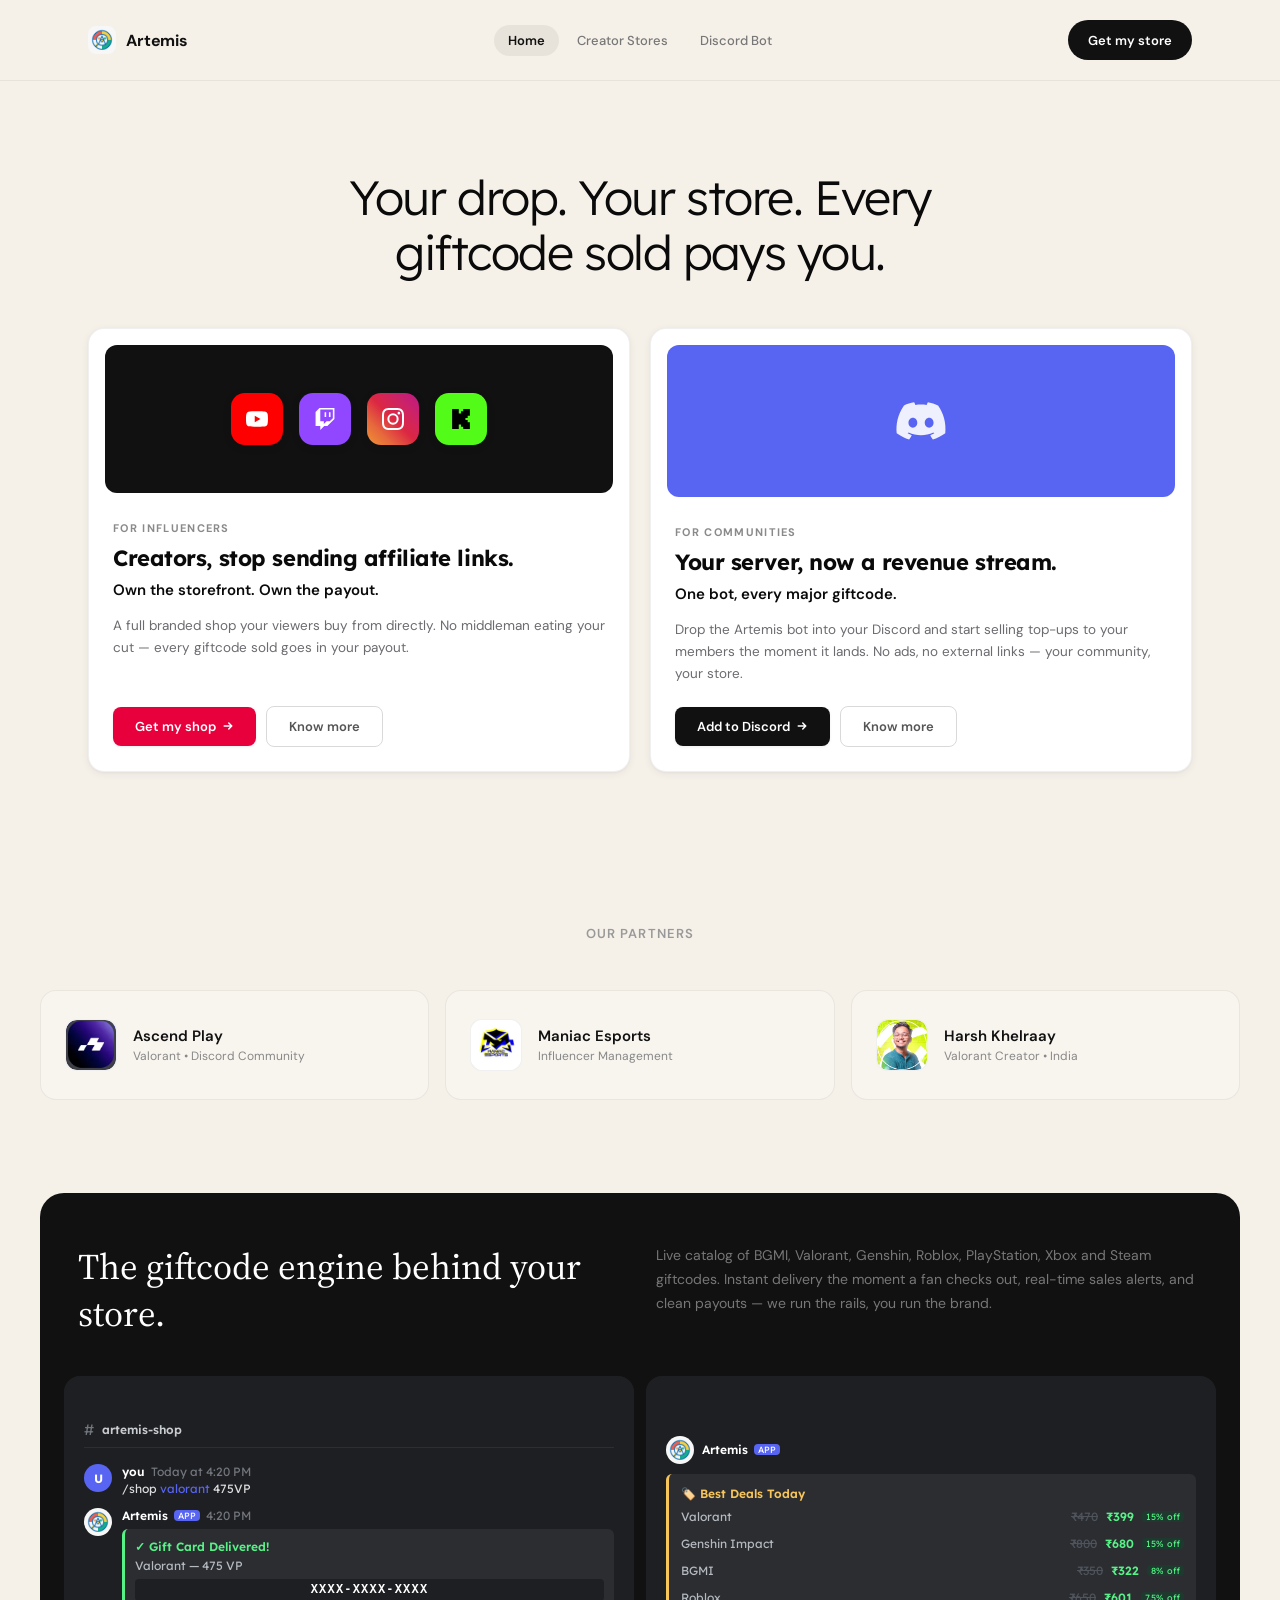
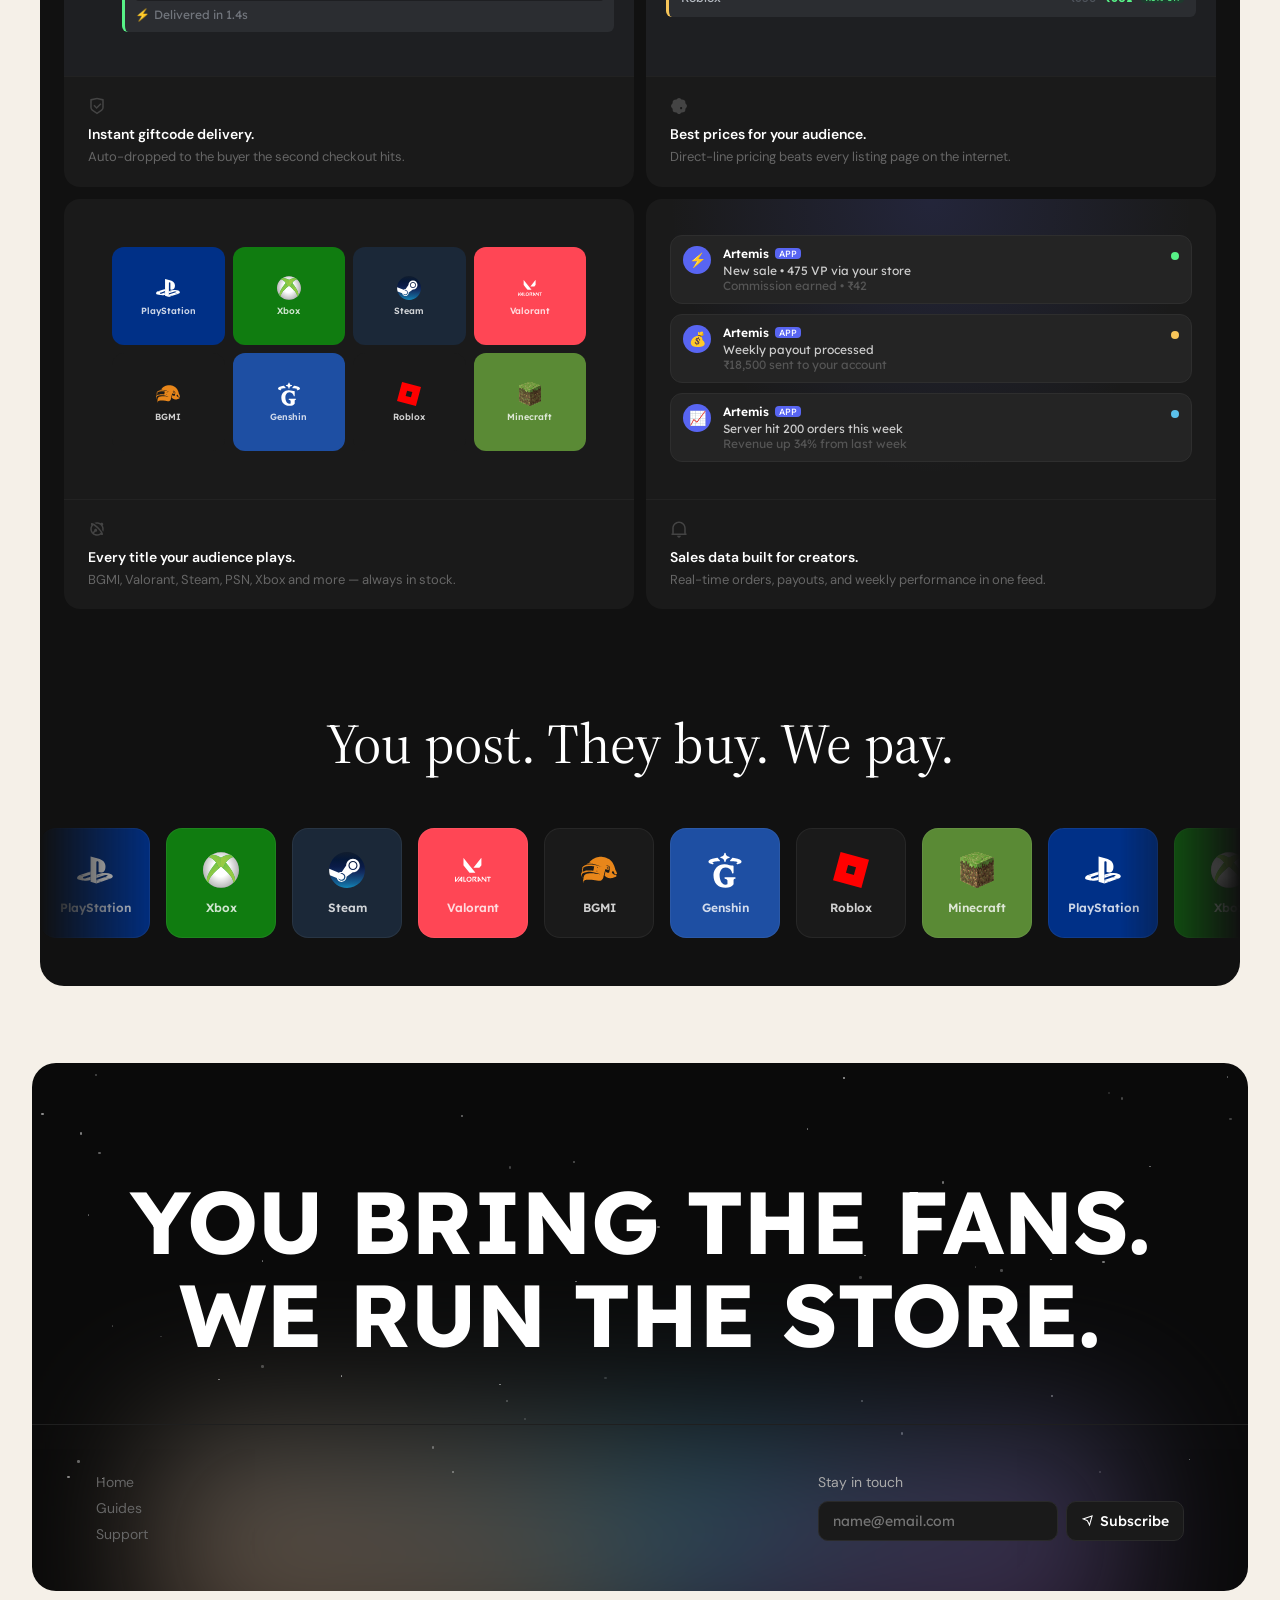
<file: index.html>
<!DOCTYPE html>
<html lang="en">
<head>
  <meta charset="utf-8"/>
  <meta name="viewport" content="width=device-width, initial-scale=1"/>
  <title>Artemis — Game Top-Up Engine</title>
  <link rel="preconnect" href="https://fonts.googleapis.com"/>
  <link rel="preconnect" href="https://fonts.gstatic.com" crossorigin/>
  <link href="https://fonts.googleapis.com/css2?family=DM+Sans:wght@400;500;600;700&family=Lexend:wght@400;500;600;700&family=Source+Serif+4:wght@300;400;600&display=swap" rel="stylesheet"/>
  <style>
    *, *::before, *::after { box-sizing: border-box; margin: 0; padding: 0; }
    html { scroll-behavior: smooth; -webkit-text-size-adjust: 100%; }
    body { font-family: 'Lexend', sans-serif; -webkit-font-smoothing: antialiased; -moz-osx-font-smoothing: grayscale; }
    img, svg, video { max-width: 100%; display: block; }
    button, input, select, textarea { font: inherit; color: inherit; }
    button { cursor: pointer; background: none; border: none; }
    ul, ol { list-style: none; }
    a { color: inherit; text-decoration: none; }

    /* ── CSS Variables ── */
    :root {
      --font-lexend: 'Lexend', sans-serif;
      --font-source-serif: 'Source Serif 4', serif;
      --font-dm-sans: 'DM Sans', sans-serif;
    }

    /* ── NAV ── */
    .cc-nav-root {
      z-index: 100;
      font-family: var(--font-dm-sans);
      position: fixed;
      top: 0; left: 0; right: 0;
    }
    .cc-nav-root .container {
      max-width: 1200px; margin: 0 auto; padding: 0 24px;
    }
    @media (min-width:768px) { .cc-nav-root .container { padding: 0 40px; } }
    @media (min-width:1024px) { .cc-nav-root .container { padding: 0 48px; } }

    .cc-nav-root .nav {
      background: #f5f0e8;
      border-bottom: 1px solid rgba(0,0,0,0.06);
      padding: 16px 0;
      backdrop-filter: blur(16px);
    }
    .cc-nav-spacer { height: 80px; }
    .cc-nav-root .nav-inner {
      display: grid;
      grid-template-columns: 1fr auto 1fr;
      align-items: center;
      height: 48px;
    }
    .cc-nav-root .nav-inner > .nav-links { justify-self: center; }
    .cc-nav-root .nav-right {
      justify-self: end;
      display: flex; align-items: center; gap: 8px;
    }
    @media (max-width:767px) {
      .cc-nav-root .nav-inner { grid-template-columns: 1fr auto; }
      .cc-nav-root .nav-right .nav-cta { display: none; }
    }
    .cc-nav-root .nav-brand {
      display: flex; align-items: center; gap: 10px; text-decoration: none;
    }
    .cc-nav-root .nav-brand-text {
      font-family: var(--font-dm-sans);
      color: #111; font-size: 16px; font-weight: 700; letter-spacing: -0.01em;
    }
    .cc-nav-root .nav-links {
      display: none; align-items: center; gap: 4px;
    }
    @media (min-width:768px) { .cc-nav-root .nav-links { display: flex; } }
    .cc-nav-root .nav-links a {
      color: #777; border-radius: 9999px;
      padding: 7px 14px; font-size: 13px; font-weight: 500;
      transition: color 0.2s, background 0.2s;
    }
    .cc-nav-root .nav-links a:hover { color: #111; background: rgba(0,0,0,0.06); }
    .cc-nav-root .nav-links a.active { color: #111; background: rgba(0,0,0,0.06); font-weight: 600; }
    .cc-nav-root .nav-cta {
      background: #111; height: 40px; color: #fff;
      border-radius: 9999px; font-size: 13px; font-weight: 600;
      font-family: var(--font-dm-sans);
      padding: 0 20px; display: inline-flex; align-items: center; justify-content: center;
      transition: background 0.2s, transform 0.2s;
    }
    .cc-nav-root .nav-cta:hover { background: #333; transform: translateY(-1px); }
    .cc-nav-root .nav-toggle {
      width: 40px; height: 40px; color: #111; border-radius: 8px;
      display: flex; align-items: center; justify-content: center;
    }
    @media (min-width:768px) { .cc-nav-root .nav-toggle { display: none; } }

    /* ── Mobile Menu ── */
    .mobile-menu {
      z-index: 200; backdrop-filter: blur(24px);
      background: rgba(10,10,15,0.97);
      flex-direction: column; padding: 24px;
      display: none; position: fixed; inset: 0;
    }
    .mobile-menu.is-open { display: flex; }
    .mobile-menu-header {
      display: flex; justify-content: space-between; align-items: center; margin-bottom: 48px;
    }
    .mobile-menu-close {
      width: 40px; height: 40px; color: #55555f; border-radius: 9999px;
      display: flex; align-items: center; justify-content: center;
    }
    .mobile-menu-links { display: flex; flex-direction: column; gap: 4px; }
    .mobile-menu-links a {
      color: #8a8a9a; border-radius: 12px; padding: 16px 20px;
      font-size: 20px; font-weight: 500; transition: color 0.2s, background 0.2s;
    }
    .mobile-menu-links a:hover { color: #f0f0f2; background: rgba(255,255,255,0.05); }
    .mobile-menu-links a.active { color: #f0f0f2; background: rgba(255,255,255,0.08); font-weight: 600; }
    .mobile-menu-cta {
      background: #111; height: 52px; color: #fff;
      border-radius: 9999px; font-size: 15px; font-weight: 600;
      font-family: var(--font-dm-sans);
      display: flex; align-items: center; justify-content: center; margin-top: auto;
    }

    /* ── Modal ── */
    .modal-overlay {
      z-index: 999; backdrop-filter: blur(6px);
      opacity: 0; visibility: hidden;
      transition: opacity 0.3s, visibility 0.3s;
      background: rgba(0,0,0,0.7);
      display: flex; align-items: center; justify-content: center;
      padding: 24px; position: fixed; inset: 0;
    }
    .modal-overlay.is-open { opacity: 1; visibility: visible; }
    .modal {
      background: #141419; border: 1px solid #222230;
      border-radius: 28px; width: 100%; max-width: 520px;
      padding: 40px; position: relative;
      transform: translateY(24px) scale(0.97);
      transition: transform 0.35s cubic-bezier(0.16,1,0.3,1);
      box-shadow: 0 24px 80px rgba(0,0,0,0.5);
    }
    .modal-overlay.is-open .modal { transform: translateY(0) scale(1); }
    @media (min-width:768px) { .modal { padding: 48px; } }
    .modal-close {
      width: 36px; height: 36px; color: #55555f; border-radius: 9999px;
      display: flex; align-items: center; justify-content: center;
      position: absolute; top: 16px; right: 16px;
      transition: background 0.15s, color 0.15s;
    }
    .modal-close:hover { color: #f0f0f2; background: rgba(255,255,255,0.06); }
    .modal-title {
      color: #f0f0f2; margin-bottom: 8px;
      font-family: 'DM Serif Display', Georgia, serif;
      font-size: 24px; font-weight: 400;
    }
    .modal-desc { color: #8a8a9a; margin-bottom: 32px; font-size: 14px; line-height: 1.65; }
    .modal-form { display: grid; gap: 16px; }
    .modal-form label { color: #f0f0f2; margin-bottom: 6px; font-size: 13px; font-weight: 600; display: block; }
    .modal-form input, .modal-form select {
      border: 1.5px solid #222230; border-radius: 12px;
      width: 100%; height: 48px; color: #f0f0f2;
      background: rgba(255,255,255,0.04); padding: 0 16px; font-size: 14px;
      appearance: none; transition: border-color 0.2s, background 0.2s;
    }
    .modal-form input::placeholder { color: #55555f; }
    .modal-form input:focus, .modal-form select:focus {
      border-color: #c6f135; background: #141419; outline: none;
    }
    .modal-form select {
      background-image: url("data:image/svg+xml,%3Csvg xmlns='http://www.w3.org/2000/svg' width='16' height='16' viewBox='0 0 24 24' fill='none' stroke='%239898AE' stroke-width='2'%3E%3Cpolyline points='6 9 12 15 18 9'/%3E%3C/svg%3E");
      background-position: right 14px center; background-repeat: no-repeat; padding-right: 40px;
      background-color: rgba(255,255,255,0.04);
    }
    .modal-submit {
      background: #c6f135; width: 100%; height: 52px; color: #0a0a0f;
      border-radius: 12px; font-size: 14px; font-weight: 600;
      display: flex; align-items: center; justify-content: center;
      margin-top: 8px; transition: background 0.2s, transform 0.2s;
      box-shadow: 0 0 20px rgba(198,241,53,0.15);
    }
    .modal-submit:hover { background: #d4f85a; transform: translateY(-1px); }
    .modal-note { text-align: center; color: #55555f; margin-top: 12px; font-size: 12px; }

    /* ── HERO SECTION ── */
    #home { background: #f5f0e8; }
    .hero-section {
      padding: clamp(56px, 7vw, 96px) 24px clamp(56px, 6vw, 80px);
      max-width: 1200px; margin: 0 auto;
    }
    @media (min-width:768px) { .hero-section { padding-left: 40px; padding-right: 40px; } }
    @media (min-width:1024px) { .hero-section { padding-left: 48px; padding-right: 48px; } }
    .hero-top {
      text-align: center;
      margin-bottom: clamp(32px, 4vw, 48px);
    }
    .hero-title {
      font-family: var(--font-lexend);
      font-weight: 300;
      font-size: clamp(2rem, 4.5vw, 3rem);
      line-height: 1.15;
      letter-spacing: -0.03em;
      color: #0a0a0a;
      max-width: 720px;
      margin: 0 auto;
    }
    .hero-tagline {
      font-size: 15px; line-height: 1.65;
      color: #8a8a8a; font-family: var(--font-dm-sans); font-weight: 400;
      max-width: 420px; margin: 16px auto 0;
    }


    /* ── FEATURES DARK CARD ── */
    #features {
      background: #f5f0e8;
      padding: clamp(48px, 6vw, 80px) 16px;
    }
    .features-card {
      background: #111; border-radius: 24px; overflow: hidden;
      max-width: 1200px; margin: 0 auto;
      transform: scale(0.9) translateY(56px);
      opacity: 0;
      transition: transform 0.8s cubic-bezier(0.22,1,0.36,1), opacity 0.8s ease-out;
    }
    .features-card.visible {
      transform: scale(1) translateY(0);
      opacity: 1;
    }
    .features-header {
      padding: clamp(32px,4vw,56px) clamp(20px,3vw,48px) clamp(24px,3vw,40px);
      display: grid; grid-template-columns: 1fr;
      gap: 24px; align-items: start;
    }
    @media (min-width:768px) { .features-header { grid-template-columns: 1fr 1fr; gap: 32px; } }
    .features-header h2 {
      font-family: var(--font-source-serif);
      font-weight: 400;
      font-size: clamp(1.5rem, 3.5vw, 2.25rem);
      line-height: 1.3; color: #fff;
    }
    .features-header-right { display: flex; flex-direction: column; gap: 16px; }
    .features-header-right p {
      font-size: 14px; line-height: 1.7; color: #777;
      font-family: var(--font-dm-sans);
    }
    .features-discord-btn {
      display: inline-flex; align-items: center; gap: 8px; align-self: flex-start;
      background: #5865F2; border: 1px solid #5865F2; color: #fff;
      padding: 10px 20px; border-radius: 100px;
      font-size: 13px; font-weight: 600; font-family: var(--font-dm-sans);
      transition: opacity 0.2s;
    }
    .features-discord-btn:hover { opacity: 0.8; }

    /* Feature grid */
    .features-grid {
      padding: 0 clamp(12px,2vw,24px) clamp(12px,2vw,24px);
      display: grid; grid-template-columns: 1fr; gap: 12px;
    }
    @media (min-width:768px) { .features-grid { grid-template-columns: 1fr 1fr; } }
    .feature-card {
      background: #1a1a1a; border-radius: 16px; overflow: hidden;
      display: flex; flex-direction: column;
    }
    .feature-card-visual { height: 300px; }
    .feature-card-info {
      padding: 20px 24px; border-top: 1px solid #222;
    }
    .feature-card-info svg { color: #444; margin-bottom: 10px; }
    .feature-card-info h3 {
      font-size: 14px; font-weight: 600; color: #fff;
      font-family: var(--font-dm-sans); margin-bottom: 4px;
    }
    .feature-card-info p {
      font-size: 13px; color: #666;
      font-family: var(--font-dm-sans); line-height: 1.5;
    }

    /* Discord chat mockup */
    .discord-mock {
      display: flex; flex-direction: column; justify-content: center;
      padding: 20px; gap: 12px; height: 100%;
      background: #1e1f22;
    }
    .discord-channel-bar {
      display: flex; align-items: center; gap: 8px;
      padding-bottom: 8px; margin-bottom: 4px;
      border-bottom: 1px solid #2e2e2e;
    }
    .discord-channel-bar .hash { color: #72767d; font-size: 15px; }
    .discord-channel-bar .name { color: #c8cbcf; font-size: 12px; font-weight: 600; }
    .discord-msg {
      display: flex; align-items: flex-start; gap: 10px;
    }
    .discord-avatar {
      width: 28px; height: 28px; border-radius: 50%;
      flex-shrink: 0; display: flex; align-items: center; justify-content: center;
      color: #fff; font-size: 12px; font-weight: 700;
    }
    .discord-avatar img {
      width: 100%; height: 100%; object-fit: cover; border-radius: 50%;
    }
    .discord-msg-meta { display: flex; align-items: center; gap: 6px; }
    .discord-msg-meta .user { color: #fff; font-size: 12px; font-weight: 600; }
    .discord-msg-meta .app-badge {
      background: #5865F2; color: #fff; font-size: 9px;
      padding: 0 4px; border-radius: 4px;
    }
    .discord-msg-meta .time { color: #72767d; font-size: 12px; }
    .discord-msg-text { color: #dcddde; font-size: 12px; margin-top: 2px; }
    .discord-msg-text .cmd { color: #5865F2; }

    /* Delivery embed */
    .discord-embed {
      border-radius: 6px; padding: 10px;
      background: #2b2d31; margin-top: 6px;
    }
    .discord-embed.success { border-left: 3px solid #57f287; }
    .discord-embed.warning { border-left: 3px solid #f7c559; }
    .discord-embed h4 { font-size: 12px; font-weight: 600; margin-bottom: 4px; }
    .discord-embed h4.green { color: #57f287; }
    .discord-embed h4.yellow { color: #f7c559; }
    .discord-embed p { font-size: 12px; color: #b5bac1; margin-bottom: 6px; }
    .discord-code {
      background: #1e1f22; color: #fff; border-radius: 4px;
      padding: 4px 8px; text-align: center;
      font-size: 12px; font-family: monospace; font-weight: 700;
      letter-spacing: 0.1em;
    }
    .discord-embed .speed {
      font-size: 12px; color: #72767d; margin-top: 6px;
      display: flex; align-items: center; gap: 4px;
    }

    /* Pricing embed */
    .pricing-mock {
      display: flex; flex-direction: column; justify-content: center;
      padding: 20px; height: 100%; background: #1e1f22;
    }
    .pricing-mock-header {
      display: flex; align-items: center; gap: 8px; margin-bottom: 10px;
    }
    .pricing-mock-header img { width: 28px; height: 28px; border-radius: 50%; object-fit: cover; }
    .pricing-embed {
      border-radius: 6px; padding: 12px;
      background: #2b2d31; border-left: 3px solid #f7c559;
    }
    .pricing-embed h4 { color: #f7c559; font-size: 12px; font-weight: 600; margin-bottom: 8px; }
    .pricing-row {
      display: flex; align-items: center; justify-content: space-between;
      margin-bottom: 6px;
    }
    .pricing-row:last-child { margin-bottom: 0; }
    .pricing-row .game { color: #b5bac1; font-size: 12px; }
    .pricing-row .prices { display: flex; align-items: center; gap: 8px; }
    .pricing-row .old { color: #4f545c; font-size: 12px; text-decoration: line-through; }
    .pricing-row .new { color: #57f287; font-size: 12px; font-weight: 600; }
    .pricing-row .badge {
      background: #1e3a2e; color: #57f287; font-size: 9px;
      padding: 0 4px; border-radius: 4px;
    }

    /* Game logos grid card */
    .logos-grid-card {
      display: grid; grid-template-columns: repeat(4, 1fr);
      gap: 8px; height: 100%; padding: 24px;
    }
    .logo-tile {
      border-radius: 12px;
      display: flex; flex-direction: column;
      align-items: center; justify-content: center; gap: 6px;
    }
    .logo-tile img { width: 24px; height: 24px; }
    .logo-tile span {
      color: #fff; font-size: 9px; font-weight: 600;
      line-height: 1; opacity: 0.8;
    }

    /* Notification feed card */
    .notif-feed {
      display: flex; flex-direction: column; align-items: center;
      justify-content: center; gap: 10px; padding: 24px 24px;
      position: relative; overflow: hidden; height: 100%;
    }
    .notif-feed::before {
      content: '';
      position: absolute; inset: 0;
      background: radial-gradient(ellipse at 50% 0%, rgba(88,101,242,0.15) 0%, transparent 65%);
    }
    .notif-item {
      position: relative; z-index: 10;
      width: 100%; border-radius: 12px;
      padding: 10px 12px;
      display: flex; align-items: flex-start; gap: 12px;
      background: #242424; border: 1px solid #2e2e2e;
    }
    .notif-icon {
      width: 28px; height: 28px; border-radius: 50%;
      display: flex; align-items: center; justify-content: center;
      flex-shrink: 0; font-size: 14px; background: #5865F2;
    }
    .notif-content { flex: 1; min-width: 0; }
    .notif-content .meta {
      display: flex; align-items: center; gap: 6px; margin-bottom: 2px;
    }
    .notif-content .meta .name { color: #fff; font-size: 12px; font-weight: 600; }
    .notif-content .meta .app-badge {
      background: #5865F2; color: #fff; font-size: 9px;
      padding: 0 4px; border-radius: 4px;
    }
    .notif-content .title { color: #ccc; font-size: 12px; overflow: hidden; text-overflow: ellipsis; white-space: nowrap; }
    .notif-content .sub { color: #555; font-size: 12px; }
    .notif-dot {
      width: 8px; height: 8px; border-radius: 50%; flex-shrink: 0; margin-top: 6px;
    }

    /* Features big quote */
    .features-quote {
      padding: clamp(48px,6vw,80px) clamp(20px,4vw,64px) clamp(32px,4vw,56px);
    }
    .features-quote p {
      font-size: clamp(1.8rem, 4.5vw, 3.5rem);
      font-family: var(--font-source-serif);
      font-weight: 400; color: #fff;
      line-height: 1.2; max-width: 800px;
      margin: 0 auto; text-align: center;
    }

    /* ── Marquee ── */
    .marquee-container {
      overflow: hidden; padding-bottom: 48px;
      mask-image: linear-gradient(to right, transparent, black 10%, black 90%, transparent);
      -webkit-mask-image: linear-gradient(to right, transparent, black 10%, black 90%, transparent);
    }
    .marquee-track {
      display: flex; gap: 16px; width: max-content;
      animation: scrollIcons 40s linear infinite;
      will-change: transform;
    }
    @keyframes scrollIcons {
      from { transform: translateX(0); }
      to { transform: translateX(-50%); }
    }
    .marquee-item {
      width: 110px; height: 110px; flex-shrink: 0;
      border-radius: 16px;
      display: flex; flex-direction: column;
      align-items: center; justify-content: center; gap: 12px;
      border: 1px solid rgba(255,255,255,0.06);
    }
    .marquee-item img { width: 36px; height: 36px; }
    .marquee-item span {
      color: #fff; font-size: 12px; font-weight: 600; opacity: 0.8;
    }

    /* ── PARTNERS ── */
    #partners {
      background: #f5f0e8;
      padding: clamp(48px, 6vw, 80px) 16px clamp(8px, 2vw, 16px);
    }
    .partners-inner {
      max-width: 1200px; margin: 0 auto;
    }
    .partners-header-text {
      text-align: center; margin-bottom: clamp(32px, 4vw, 48px);
    }
    .partners-header-text p {
      font-size: 13px; font-weight: 600; letter-spacing: 0.08em;
      text-transform: uppercase; color: #999;
      font-family: var(--font-dm-sans);
    }
    .partners-row {
      display: grid; grid-template-columns: 1fr;
      gap: 16px;
    }
    @media (min-width:768px) { .partners-row { grid-template-columns: repeat(3, 1fr); } }

    .partner-tile {
      background: #f8f4ee;
      border: 1px solid rgba(0,0,0,0.06);
      border-radius: 16px;
      padding: 28px 24px;
      display: flex; align-items: center; gap: 16px;
      transition: transform 0.3s cubic-bezier(0.22,1,0.36,1), box-shadow 0.3s;
    }
    .partner-tile:hover {
      transform: translateY(-3px);
      box-shadow: 0 8px 24px rgba(0,0,0,0.06);
    }
    .partner-tile-logo {
      width: 52px; height: 52px; border-radius: 12px;
      flex-shrink: 0; overflow: hidden;
      display: flex; align-items: center; justify-content: center;
      background: #fff;
      border: 1px solid rgba(0,0,0,0.06);
    }
    .partner-tile-logo img {
      width: 100%; height: 100%; object-fit: cover; border-radius: 11px;
    }
    .partner-tile-logo.initial {
      background: linear-gradient(135deg, #e8003d, #ff6b35);
      color: #fff; font-size: 20px; font-weight: 700;
      font-family: var(--font-dm-sans);
      border: none;
    }
    .partner-tile-info { flex: 1; min-width: 0; }
    .partner-tile-info .name {
      font-size: 15px; font-weight: 600; color: #111;
      font-family: var(--font-dm-sans);
    }
    .partner-tile-info .role {
      font-size: 12px; color: #888;
      font-family: var(--font-dm-sans); margin-top: 2px;
    }

    /* ── USE CASES ── */
    #use-cases {
      background: #f5f0e8;
      padding: clamp(48px, 6vw, 80px) 16px;
    }
    @media (min-width:768px) { #use-cases { padding: clamp(48px,6vw,80px) 32px; } }
    .use-cases-inner {
      max-width: 1200px; margin: 0 auto;
    }
    .use-cases-header {
      margin-bottom: clamp(32px, 4vw, 56px);
    }
    .use-cases-header h2 {
      font-family: var(--font-source-serif);
      font-weight: 400; color: #111;
      font-size: clamp(1.5rem, 3.5vw, 2.25rem);
      line-height: 1.2;
    }
    .use-cases-header p {
      color: #888; font-size: 15px; line-height: 1.7;
      font-family: var(--font-dm-sans);
      margin-top: 12px; max-width: 480px;
    }

    .use-cases-grid {
      display: grid; grid-template-columns: 1fr; gap: 20px;
    }
    @media (min-width:768px) { .use-cases-grid { grid-template-columns: repeat(2, 1fr); } }

    .use-case-card {
      background: #fff; border-radius: 16px;
      border: 1px solid rgba(0,0,0,0.06);
      overflow: hidden; display: flex; flex-direction: column;
      box-shadow: 0 2px 8px rgba(50,50,70,0.06), 0 1px 3px rgba(0,0,0,0.04);
      transition: transform 0.35s cubic-bezier(0.22,1,0.36,1), box-shadow 0.35s ease;
    }
    .use-case-card:hover {
      transform: translateY(-4px);
      box-shadow: 0 12px 32px rgba(50,50,70,0.1), 0 4px 12px rgba(0,0,0,0.06);
    }

    /* Discord UI mockup inside use case cards */
    .uc-icon-visual {
      display: flex; align-items: center; justify-content: center;
      padding: clamp(32px, 4vw, 48px) 24px;
      background: #111;
      border-radius: 12px;
      margin: 16px 16px 0;
    }
    .uc-icon-row {
      display: flex; align-items: center; gap: 16px;
      flex-wrap: wrap; justify-content: center;
    }
    .uc-platform-icon {
      width: 52px; height: 52px; border-radius: 14px;
      display: flex; align-items: center; justify-content: center;
      box-shadow: 0 2px 8px rgba(0,0,0,0.1);
      transition: transform 0.25s ease;
    }
    .uc-platform-icon:hover { transform: translateY(-2px); }
    .uc-discord-mock {
      background: #1e1f22; border-radius: 10px;
      margin: 16px 16px 0; overflow: hidden;
    }
    .uc-discord-header {
      display: flex; align-items: center; gap: 8px;
      padding: 10px 12px;
      border-bottom: 1px solid #2a2a2e;
    }
    .uc-discord-header .hash { color: #72767d; font-size: 14px; }
    .uc-discord-header .channel-name { color: #96989d; font-size: 11px; font-weight: 600; }
    .uc-discord-body { padding: 10px 12px; }
    .uc-discord-body .msg {
      display: flex; align-items: flex-start; gap: 8px; margin-bottom: 8px;
    }
    .uc-discord-body .msg:last-child { margin-bottom: 0; }
    .uc-discord-body .msg .av {
      width: 24px; height: 24px; border-radius: 50%; flex-shrink: 0;
      display: flex; align-items: center; justify-content: center;
      font-size: 10px; font-weight: 700; color: #fff;
    }
    .uc-discord-body .msg .av img {
      width: 100%; height: 100%; object-fit: cover; border-radius: 50%;
    }
    .uc-discord-body .msg .text { font-size: 10px; color: #b5bac1; line-height: 1.5; }
    .uc-discord-body .msg .text .user-name { color: #fff; font-weight: 600; }
    .uc-discord-body .msg .text .app-badge {
      background: #5865F2; color: #fff; font-size: 8px;
      padding: 0 3px; border-radius: 3px; vertical-align: middle;
    }
    .uc-discord-body .mini-embed {
      background: #2b2d31; border-radius: 4px; padding: 6px 8px;
      margin-top: 4px;
    }
    .uc-discord-body .mini-embed p { font-size: 9px; color: #96989d; line-height: 1.4; }
    .uc-discord-body .mini-embed .highlight { color: #57f287; }
    .uc-discord-body .mini-embed .code-block {
      background: #1e1f22; color: #fff; border-radius: 3px;
      padding: 3px 6px; font-family: monospace; font-size: 9px;
      font-weight: 700; letter-spacing: 0.08em; margin-top: 4px;
      text-align: center;
    }
    .uc-discord-footer {
      padding: 8px 12px; border-top: 1px solid #2a2a2e;
      display: flex; align-items: center; gap: 4px; flex-wrap: wrap;
    }
    .uc-discord-footer .tag {
      background: rgba(255,255,255,0.07); color: #ccc;
      font-size: 8.5px; padding: 2px 5px; border-radius: 3px;
    }
    .uc-discord-footer .stat {
      color: #6d6f78; font-size: 8.5px;
      display: flex; align-items: center; gap: 3px;
    }

    .uc-card-info {
      padding: 28px 24px 24px;
      display: flex; flex-direction: column; flex: 1;
    }
    .uc-card-info .label {
      font-size: 11px; font-weight: 700; letter-spacing: 0.12em;
      text-transform: uppercase; color: #8a8a8a;
      font-family: var(--font-dm-sans);
      margin-bottom: 10px;
    }
    .uc-card-info h3 {
      font-size: 22px; font-weight: 700; color: #0a0a0a;
      font-family: var(--font-lexend); line-height: 1.22;
      letter-spacing: -0.02em;
      margin-bottom: 8px;
    }
    .uc-card-info .subtitle {
      font-size: 15px; font-weight: 600; color: #0a0a0a;
      font-family: var(--font-dm-sans); line-height: 1.4;
      margin-bottom: 14px;
    }
    .uc-card-info .desc {
      font-size: 13.5px; line-height: 1.65; color: #6b6b70;
      font-family: var(--font-dm-sans);
    }
    .uc-card-info .cta-area {
      margin-top: auto; padding-top: 20px;
      display: flex; align-items: center; gap: 10px; flex-wrap: wrap;
    }
    .uc-cta-btn {
      display: inline-flex; align-items: center; gap: 6px;
      padding: 11px 22px; border-radius: 8px;
      font-size: 13px; font-weight: 600; font-family: var(--font-dm-sans);
      box-shadow: 0 1px 3px rgba(50,50,70,0.08);
      transition: opacity 0.2s;
    }
    .uc-cta-btn:hover { opacity: 0.8; }
    .uc-cta-btn.red { background: #e8003d; color: #fff; }
    .uc-cta-btn.dark { background: #111; color: #fff; }
    .uc-cta-btn.ghost {
      background: transparent; color: #555;
      border: 1px solid rgba(0,0,0,0.15);
      box-shadow: none;
    }
    .uc-cta-btn.ghost:hover { background: rgba(0,0,0,0.04); color: #333; }
    .uc-cta-btn.disabled {
      background: #f3f0eb; color: #bbb; cursor: not-allowed; border: 1px solid #e8e4de;
    }

    /* ── FOOTER ── */
    .footer-wrapper {
      background: #f5f0e8;
      padding: 0 clamp(16px,3vw,32px) clamp(16px,2vw,32px);
    }
    .site-footer {
      background: #0a0a0a; border-radius: 24px;
      overflow: hidden; position: relative;
    }
    .stars-bg {
      position: absolute; inset: 0; pointer-events: none;
    }
    .star {
      position: absolute; border-radius: 50%; background: #fff;
    }
    .shooting-stars {
      position: absolute; inset: 0; pointer-events: none; overflow: hidden;
    }
    .shooting-star {
      position: absolute;
      width: 120px; height: 1.5px;
      background: linear-gradient(90deg, transparent, rgba(255,255,255,0.7), transparent);
      transform: rotate(35deg);
      animation: shoot 3.5s ease-in-out infinite;
      opacity: 0;
    }
    @keyframes shoot {
      0% { opacity: 0; transform: rotate(35deg) translateX(-100px); }
      10% { opacity: 1; }
      30% { opacity: 1; }
      50% { opacity: 0; transform: rotate(35deg) translateX(300px); }
      100% { opacity: 0; }
    }
    .footer-hero {
      position: relative; z-index: 10;
      width: 100%; padding: 80px 0 48px;
      text-align: center;
    }
    @media (min-width:768px) { .footer-hero { padding: 112px 0 64px; } }
    .footer-hero p {
      font-size: clamp(2.4rem, 8vw, 5.5rem);
      line-height: 1.05; color: #fff;
      font-weight: 700; letter-spacing: -0.01em;
      font-family: var(--font-lexend);
      text-transform: uppercase;
    }
    .footer-glow {
      position: absolute; bottom: 0; left: 50%;
      width: 80%; height: 240px;
      background: conic-gradient(from 200deg at 50% 100%, #ff6b35 0%, #f7c59f 20%, #5bc0eb 50%, #9b59b6 70%, #ff4655 90%, #ff6b35 100%);
      filter: blur(70px); opacity: 0.35;
      transform: translate(-50%, 30%);
      pointer-events: none;
    }
    .footer-bottom {
      position: relative; z-index: 10;
      padding: 32px 32px;
      border-top: 1px solid #1f1f1f;
      display: flex; flex-wrap: wrap;
      align-items: flex-start; justify-content: space-between; gap: 24px;
    }
    @media (min-width:768px) { .footer-bottom { padding: 48px 64px; } }
    .footer-nav { display: flex; flex-direction: column; gap: 8px; }
    .footer-nav a {
      color: #666; font-size: 13px; font-family: var(--font-dm-sans);
      transition: color 0.2s;
    }
    @media (min-width:768px) { .footer-nav a { font-size: 14px; } }
    .footer-nav a:hover { color: #aaa; }
    .footer-subscribe { display: flex; flex-direction: column; gap: 10px; }
    .footer-subscribe .label {
      color: #aaa; margin: 0; font-family: var(--font-dm-sans); font-size: 13px;
    }
    @media (min-width:768px) { .footer-subscribe .label { font-size: 14px; } }
    .footer-subscribe-form {
      display: flex; flex-direction: column; gap: 8px;
    }
    @media (min-width:640px) { .footer-subscribe-form { flex-direction: row; align-items: center; } }
    .footer-subscribe-form input {
      background: #1a1a1a; border: 1px solid #2a2a2a;
      color: #fff; border-radius: 10px; padding: 10px 14px;
      outline: none; font-size: 13px;
      width: 100%;
    }
    @media (min-width:640px) { .footer-subscribe-form input { width: 200px; } }
    @media (min-width:768px) { .footer-subscribe-form input { width: 240px; font-size: 14px; } }
    .footer-subscribe-form button {
      display: flex; align-items: center; justify-content: center; gap: 6px;
      background: #1a1a1a; border: 1px solid #2a2a2a;
      color: #fff; border-radius: 10px; padding: 10px 14px;
      font-weight: 500; font-size: 13px; cursor: pointer;
    }
    @media (min-width:768px) { .footer-subscribe-form button { font-size: 14px; } }

    /* ── Utility ── */
    .flex { display: flex; }
    .items-center { align-items: center; }
    .gap-1 { gap: 4px; }
    .gap-1\\.5 { gap: 6px; }
    .gap-2 { gap: 8px; }
    .text-center { text-align: center; }
  </style>
</head>
<body>
  <!-- ── NAV ── -->
  <div class="cc-nav-root">
    <nav class="nav" role="navigation" aria-label="Main navigation">
      <div class="container">
        <div class="nav-inner">
          <a class="nav-brand" href="#">
            <img src="artemis-logo.jpeg" alt="Artemis" style="width:28px;height:28px;border-radius:8px;object-fit:cover"/>
            <span class="nav-brand-text">Artemis</span>
          </a>
          <div class="nav-links">
            <a class="active" href="/valorant-landing-clone/">Home</a>
            <a href="/valorant-landing-clone/creator-stores/">Creator Stores</a>
            <a href="/valorant-landing-clone/discord-bot/">Discord Bot</a>
          </div>
          <div class="nav-right">
            <button class="nav-cta" onclick="document.querySelector('.modal-overlay').classList.add('is-open')">Get my store</button>
            <button class="nav-toggle" aria-label="Open menu" onclick="document.querySelector('.mobile-menu').classList.add('is-open')">
              <svg width="22" height="22" viewBox="0 0 24 24" fill="none" stroke="currentColor" stroke-width="2" stroke-linecap="round"><line x1="3" y1="6" x2="21" y2="6"/><line x1="3" y1="12" x2="21" y2="12"/><line x1="3" y1="18" x2="21" y2="18"/></svg>
            </button>
          </div>
        </div>
      </div>
    </nav>

    <!-- Mobile menu -->
    <div class="mobile-menu">
      <div class="mobile-menu-header">
        <a class="nav-brand" href="#"><img src="artemis-logo.jpeg" alt="Artemis" style="width:28px;height:28px;border-radius:8px;object-fit:cover;"/><span class="nav-brand-text" style="color:#f0f0f2">Artemis</span></a>
        <button class="mobile-menu-close" aria-label="Close menu" onclick="document.querySelector('.mobile-menu').classList.remove('is-open')">
          <svg width="24" height="24" viewBox="0 0 24 24" fill="none" stroke="currentColor" stroke-width="2" stroke-linecap="round"><line x1="18" y1="6" x2="6" y2="18"/><line x1="6" y1="6" x2="18" y2="18"/></svg>
        </button>
      </div>
      <div class="mobile-menu-links">
        <a class="active" href="/valorant-landing-clone/">Home</a>
        <a href="/valorant-landing-clone/creator-stores/">Creator Stores</a>
        <a href="/valorant-landing-clone/discord-bot/">Discord Bot</a>
      </div>
      <button class="mobile-menu-cta" onclick="document.querySelector('.modal-overlay').classList.add('is-open'); document.querySelector('.mobile-menu').classList.remove('is-open')">Get my store</button>
    </div>

    <!-- Modal -->
    <div class="modal-overlay" onclick="if(event.target===this)this.classList.remove('is-open')">
      <div class="modal" role="dialog" aria-labelledby="cc-modal-title" aria-modal="true">
        <button class="modal-close" aria-label="Close" onclick="document.querySelector('.modal-overlay').classList.remove('is-open')">
          <svg width="20" height="20" viewBox="0 0 24 24" fill="none" stroke="currentColor" stroke-width="2" stroke-linecap="round" stroke-linejoin="round"><line x1="18" y1="6" x2="6" y2="18"/><line x1="6" y1="6" x2="18" y2="18"/></svg>
        </button>
        <h3 class="modal-title" id="cc-modal-title">Get on the roster.</h3>
        <p class="modal-desc">Creator, clan lead or community owner &mdash; leave your details and the Artemis team will reach out within 48 hours.</p>
        <form class="modal-form" onsubmit="event.preventDefault()">
          <div>
            <label for="cc-m-email">Email</label>
            <input id="cc-m-email" type="email" placeholder="you@example.com" autocomplete="email" required/>
          </div>
          <div>
            <label for="cc-m-link">Channel / Server link</label>
            <input id="cc-m-link" type="url" placeholder="twitch.tv/you, discord.gg/yours, etc." autocomplete="url"/>
          </div>
          <div>
            <label for="cc-m-platform">Platform</label>
            <select id="cc-m-platform">
              <option value="" disabled selected>How would you like to partner?</option>
              <option>Influencer Store (I create content)</option>
              <option>Discord Community (I run a server)</option>
              <option>Esports Organization</option>
              <option>Other</option>
            </select>
          </div>
          <button type="submit" class="modal-submit">Count me in</button>
          <p class="modal-note">Takes 10 seconds. We'll never spam you.</p>
        </form>
      </div>
    </div>
  </div>

  <main style="font-family:var(--font-lexend)">
    <div class="cc-nav-spacer"></div>

    <!-- ── HERO ── -->
    <section id="home">
      <div class="hero-section">
        <div class="hero-top">
          <h1 class="hero-title">Your drop. Your store. Every giftcode sold pays you.</h1>
        </div>

        <div class="use-cases-grid">
          <!-- Persona 1: Influencer Store -->
          <div class="use-case-card">
            <div class="uc-icon-visual">
              <div class="uc-icon-row">
                <div class="uc-platform-icon" style="background:#FF0000">
                  <svg viewBox="0 0 24 24" fill="#fff" width="22" height="22"><path d="M23.498 6.186a3.016 3.016 0 0 0-2.122-2.136C19.505 3.545 12 3.545 12 3.545s-7.505 0-9.377.505A3.017 3.017 0 0 0 .502 6.186C0 8.07 0 12 0 12s0 3.93.502 5.814a3.016 3.016 0 0 0 2.122 2.136c1.871.505 9.376.505 9.376.505s7.505 0 9.377-.505a3.015 3.015 0 0 0 2.122-2.136C24 15.93 24 12 24 12s0-3.93-.502-5.814zM9.545 15.568V8.432L15.818 12l-6.273 3.568z"/></svg>
                </div>
                <div class="uc-platform-icon" style="background:#9146FF">
                  <svg viewBox="0 0 24 24" fill="#fff" width="22" height="22"><path d="M11.571 4.714h1.715v5.143H11.57zm4.715 0H18v5.143h-1.714zM6 0L1.714 4.286v15.428h5.143V24l4.286-4.286h3.428L22.286 12V0zm14.571 11.143l-3.428 3.428h-3.429l-3 3v-3H6.857V1.714h13.714Z"/></svg>
                </div>
                <div class="uc-platform-icon" style="background:linear-gradient(45deg, #f09433, #e6683c, #dc2743, #cc2366, #bc1888)">
                  <svg viewBox="0 0 24 24" fill="#fff" width="22" height="22"><path d="M12 2.163c3.204 0 3.584.012 4.85.07 3.252.148 4.771 1.691 4.919 4.919.058 1.265.069 1.645.069 4.849 0 3.205-.012 3.584-.069 4.849-.149 3.225-1.664 4.771-4.919 4.919-1.266.058-1.644.07-4.85.07-3.204 0-3.584-.012-4.849-.07-3.26-.149-4.771-1.699-4.919-4.92-.058-1.265-.07-1.644-.07-4.849 0-3.204.013-3.583.07-4.849.149-3.227 1.664-4.771 4.919-4.919 1.266-.057 1.645-.069 4.849-.069zM12 0C8.741 0 8.333.014 7.053.072 2.695.272.273 2.69.073 7.052.014 8.333 0 8.741 0 12c0 3.259.014 3.668.072 4.948.2 4.358 2.618 6.78 6.98 6.98C8.333 23.986 8.741 24 12 24c3.259 0 3.668-.014 4.948-.072 4.354-.2 6.782-2.618 6.979-6.98.059-1.28.073-1.689.073-4.948 0-3.259-.014-3.667-.072-4.947-.196-4.354-2.617-6.78-6.979-6.98C15.668.014 15.259 0 12 0zm0 5.838a6.162 6.162 0 1 0 0 12.324 6.162 6.162 0 0 0 0-12.324zM12 16a4 4 0 1 1 0-8 4 4 0 0 1 0 8zm6.406-11.845a1.44 1.44 0 1 0 0 2.881 1.44 1.44 0 0 0 0-2.881z"/></svg>
                </div>
                <div class="uc-platform-icon" style="background:#53FC18">
                  <svg viewBox="0 0 24 24" fill="#000" width="20" height="20"><path d="M1.333 0h8v5.333H12V2.667h2.667V0h8v8H20v2.667h-2.667v2.666H20V16h2.667v8h-8v-2.667H12v-2.666H9.333V24h-8Z"/></svg>
                </div>
              </div>
            </div>
            <div class="uc-card-info">
              <span class="label">For Influencers</span>
              <h3>Creators, stop sending affiliate links.</h3>
              <p class="subtitle">Own the storefront. Own the payout.</p>
              <p class="desc">A full branded shop your viewers buy from directly. No middleman eating your cut &mdash; every giftcode sold goes in your payout.</p>
              <div class="cta-area">
                <a href="#" class="uc-cta-btn red" onclick="document.querySelector('.modal-overlay').classList.add('is-open');return false">
                  Get my shop
                  <svg viewBox="0 0 16 16" fill="none" stroke="currentColor" stroke-width="2" stroke-linecap="round" stroke-linejoin="round" width="12" height="12"><path d="M3 8h10M9 4l4 4-4 4"/></svg>
                </a>
                <a href="#" class="uc-cta-btn ghost">Know more</a>
              </div>
            </div>
          </div>

          <!-- Persona 2: Discord Community -->
          <div class="use-case-card">
            <div class="uc-icon-visual" style="background:#5865F2">
              <svg viewBox="0 0 24 24" fill="rgba(255,255,255,0.9)" width="56" height="56"><path d="M19.3034 5.33716C17.9344 4.71103 16.4805 4.2547 14.9629 4C14.7719 4.32899 14.5596 4.77471 14.411 5.12492C12.7969 4.89144 11.1944 4.89144 9.60255 5.12492C9.45397 4.77471 9.2311 4.32899 9.05068 4C7.52251 4.2547 6.06861 4.71103 4.70915 5.33716C1.96053 9.39111 1.21766 13.3495 1.5891 17.2549C3.41443 18.5815 5.17612 19.388 6.90701 19.9187C7.33151 19.3456 7.71356 18.73 8.04255 18.0827C7.41641 17.8492 6.82211 17.5627 6.24904 17.2231C6.39762 17.117 6.5462 17.0003 6.68416 16.8835C10.1438 18.4648 13.8911 18.4648 17.3082 16.8835C17.4568 17.0003 17.5948 17.117 17.7434 17.2231C17.1703 17.5627 16.576 17.8492 15.9499 18.0827C16.2789 18.73 16.6609 19.3456 17.0854 19.9187C18.8152 19.388 20.5875 18.5815 22.4033 17.2549C22.8596 12.7341 21.6806 8.80747 19.3034 5.33716ZM8.5201 14.8459C7.48007 14.8459 6.63107 13.9014 6.63107 12.7447C6.63107 11.5879 7.45884 10.6434 8.5201 10.6434C9.57071 10.6434 10.4303 11.5879 10.4091 12.7447C10.4091 13.9014 9.57071 14.8459 8.5201 14.8459ZM15.4936 14.8459C14.4535 14.8459 13.6034 13.9014 13.6034 12.7447C13.6034 11.5879 14.4323 10.6434 15.4936 10.6434C16.5442 10.6434 17.4038 11.5879 17.3825 12.7447C17.3825 13.9014 16.5548 14.8459 15.4936 14.8459Z"/></svg>
            </div>
            <div class="uc-card-info">
              <span class="label">For Communities</span>
              <h3>Your server, now a revenue stream.</h3>
              <p class="subtitle">One bot, every major giftcode.</p>
              <p class="desc">Drop the Artemis bot into your Discord and start selling top-ups to your members the moment it lands. No ads, no external links &mdash; your community, your store.</p>
              <div class="cta-area">
                <a href="#" class="uc-cta-btn dark">
                  Add to Discord
                  <svg viewBox="0 0 16 16" fill="none" stroke="currentColor" stroke-width="2" stroke-linecap="round" stroke-linejoin="round" width="12" height="12"><path d="M3 8h10M9 4l4 4-4 4"/></svg>
                </a>
                <a href="#" class="uc-cta-btn ghost">Know more</a>
              </div>
            </div>
          </div>
        </div>

      </div>
    </section>

    <!-- ── PARTNERS ── -->
    <section id="partners">
      <div class="partners-inner">
        <div class="partners-header-text">
          <p>Our Partners</p>
        </div>

        <div class="partners-row">
          <a class="partner-tile" href="https://discord.gg/jDHPNvwmhW" target="_blank" rel="noopener">
            <div class="partner-tile-logo">
              <img src="partners/ascend-play.png" alt="Ascend Play"/>
            </div>
            <div class="partner-tile-info">
              <div class="name">Ascend Play</div>
              <div class="role">Valorant &bull; Discord Community</div>
            </div>
          </a>

          <a class="partner-tile" href="https://discord.gg/maniac-esports-692965277532684289" target="_blank" rel="noopener">
            <div class="partner-tile-logo">
              <img src="partners/maniac-esports.png" alt="Maniac Esports"/>
            </div>
            <div class="partner-tile-info">
              <div class="name">Maniac Esports</div>
              <div class="role">Influencer Management</div>
            </div>
          </a>

          <a class="partner-tile" href="https://www.youtube.com/@harshkhelraay" target="_blank" rel="noopener">
            <div class="partner-tile-logo">
              <img src="partners/harsh-khelraay.jpg" alt="Harsh Khelraay"/>
            </div>
            <div class="partner-tile-info">
              <div class="name">Harsh Khelraay</div>
              <div class="role">Valorant Creator &bull; India</div>
            </div>
          </a>
        </div>
      </div>
    </section>

    <!-- ── FEATURES ── -->
    <section id="features">
      <div class="features-card" id="features-card">
        <div class="features-header">
          <h2>The giftcode engine behind your store.</h2>
          <div class="features-header-right">
            <p>Live catalog of BGMI, Valorant, Genshin, Roblox, PlayStation, Xbox and Steam giftcodes. Instant delivery the moment a fan checks out, real-time sales alerts, and clean payouts &mdash; we run the rails, you run the brand.</p>
          </div>
        </div>

        <div class="features-grid">
          <!-- Card 1: Instant Delivery -->
          <div class="feature-card">
            <div class="feature-card-visual">
              <div class="discord-mock">
                <div class="discord-channel-bar">
                  <span class="hash">#</span>
                  <span class="name">artemis-shop</span>
                </div>
                <div class="discord-msg">
                  <div class="discord-avatar" style="background:#5865F2">U</div>
                  <div>
                    <div class="discord-msg-meta">
                      <span class="user">you</span>
                      <span class="time">Today at 4:20 PM</span>
                    </div>
                    <p class="discord-msg-text">/shop <span class="cmd">valorant</span> 475VP</p>
                  </div>
                </div>
                <div class="discord-msg">
                  <div class="discord-avatar"><img src="artemis-logo.jpeg" alt="Artemis"/></div>
                  <div style="flex:1;min-width:0">
                    <div class="discord-msg-meta">
                      <span class="user">Artemis</span>
                      <span class="app-badge">APP</span>
                      <span class="time">4:20 PM</span>
                    </div>
                    <div class="discord-embed success">
                      <h4 class="green">&#10003; Gift Card Delivered!</h4>
                      <p>Valorant &mdash; 475 VP</p>
                      <div class="discord-code">XXXX-XXXX-XXXX</div>
                      <div class="speed"><span>&#9889;</span> Delivered in 1.4s</div>
                    </div>
                  </div>
                </div>
              </div>
            </div>
            <div class="feature-card-info">
              <svg stroke="currentColor" fill="currentColor" stroke-width="0" viewBox="0 0 24 24" height="18" width="18" xmlns="http://www.w3.org/2000/svg"><path d="M12 1L20.2169 2.82598C20.6745 2.92766 21 3.33347 21 3.80217V13.7889C21 15.795 19.9974 17.6684 18.3282 18.7812L12 23L5.6718 18.7812C4.00261 17.6684 3 15.795 3 13.7889V3.80217C3 3.33347 3.32553 2.92766 3.78307 2.82598L12 1ZM12 3.04879L5 4.60434V13.7889C5 15.1263 5.6684 16.3752 6.7812 17.1171L12 20.5963L17.2188 17.1171C18.3316 16.3752 19 15.1263 19 13.7889V4.60434L12 3.04879ZM16.4524 8.22183L17.8666 9.63604L11.5026 16L7.25999 11.7574L8.67421 10.3431L11.5019 13.1709L16.4524 8.22183Z"></path></svg>
              <h3>Instant giftcode delivery.</h3>
              <p>Auto-dropped to the buyer the second checkout hits.</p>
            </div>
          </div>

          <!-- Card 2: Lowest Prices -->
          <div class="feature-card">
            <div class="feature-card-visual">
              <div class="pricing-mock">
                <div class="pricing-mock-header">
                  <img src="artemis-logo.jpeg" alt="Artemis"/>
                  <div class="discord-msg-meta">
                    <span class="user">Artemis</span>
                    <span class="app-badge">APP</span>
                  </div>
                </div>
                <div class="pricing-embed">
                  <h4>&#127991;&#65039; Best Deals Today</h4>
                  <div style="display:flex;flex-direction:column;gap:6px">
                    <div class="pricing-row">
                      <span class="game">Valorant</span>
                      <div class="prices"><span class="old">&#8377;470</span><span class="new">&#8377;399</span><span class="badge">15% off</span></div>
                    </div>
                    <div class="pricing-row">
                      <span class="game">Genshin Impact</span>
                      <div class="prices"><span class="old">&#8377;800</span><span class="new">&#8377;680</span><span class="badge">15% off</span></div>
                    </div>
                    <div class="pricing-row">
                      <span class="game">BGMI</span>
                      <div class="prices"><span class="old">&#8377;350</span><span class="new">&#8377;322</span><span class="badge">8% off</span></div>
                    </div>
                    <div class="pricing-row">
                      <span class="game">Roblox</span>
                      <div class="prices"><span class="old">&#8377;650</span><span class="new">&#8377;601</span><span class="badge">7.5% off</span></div>
                    </div>
                  </div>
                </div>
              </div>
            </div>
            <div class="feature-card-info">
              <svg stroke="currentColor" fill="currentColor" stroke-width="0" viewBox="0 0 24 24" height="18" width="18" xmlns="http://www.w3.org/2000/svg"><path d="M10.0544 2.0941C11.1756 1.13856 12.8248 1.13855 13.9461 2.09411L15.2941 3.24286C15.4542 3.37935 15.6533 3.46182 15.8631 3.47856L17.6286 3.61945C19.0971 3.73663 20.2633 4.9028 20.3805 6.37131L20.5214 8.13679C20.5381 8.34654 20.6205 8.54568 20.757 8.70585L21.9058 10.0539C22.8614 11.1751 22.8614 12.8243 21.9058 13.9456L20.757 15.2935C20.6206 15.4537 20.538 15.6529 20.5213 15.8627L20.3805 17.6281C20.2633 19.0967 19.0971 20.2628 17.6286 20.3799L15.8631 20.5208C15.6533 20.5376 15.4542 20.6201 15.2941 20.7566L13.9461 21.9053C12.8248 22.8609 11.1756 22.8608 10.0543 21.9053L8.70631 20.7566C8.54615 20.6201 8.34705 20.5376 8.1373 20.5209L6.37184 20.3799C4.9033 20.2627 3.73716 19.0966 3.61997 17.6281L3.47906 15.8627C3.46232 15.6529 3.37983 15.4538 3.24336 15.2936L2.0946 13.9455C1.13905 12.8243 1.13904 11.1752 2.09458 10.0539L3.24334 8.70589C3.37983 8.54573 3.46234 8.34654 3.47907 8.13678L3.61996 6.3713C3.73714 4.90278 4.90327 3.73665 6.3718 3.61946L8.13729 3.47857C8.34705 3.46183 8.54619 3.37935 8.70636 3.24286L10.0544 2.0941ZM14.8284 7.75718L16.2426 9.1714L9.17154 16.2425L7.75733 14.8282L14.8284 7.75718ZM10.2322 10.232C9.64641 10.8178 8.69667 10.8178 8.11088 10.232C7.52509 9.6463 7.52509 8.69652 8.11088 8.11073C8.69667 7.52494 9.64641 7.52494 10.2322 8.11073C10.818 8.69652 10.818 9.6463 10.2322 10.232ZM13.7677 15.8889C14.3535 16.4747 15.3032 16.4747 15.889 15.8889C16.4748 15.3031 16.4748 14.3534 15.889 13.7676C15.3032 13.1818 14.3535 13.1818 13.7677 13.7676C13.1819 14.3534 13.1819 15.3031 13.7677 15.8889Z"></path></svg>
              <h3>Best prices for your audience.</h3>
              <p>Direct-line pricing beats every listing page on the internet.</p>
            </div>
          </div>

          <!-- Card 3: Smart Promotions (logos grid) -->
          <div class="feature-card">
            <div class="feature-card-visual" style="padding:24px;overflow:hidden">
              <div class="logos-grid-card">
                <div class="logo-tile" style="background:#003087"><img src="logos/playstation.svg" alt="PlayStation" style="filter:brightness(0) invert(1)"/><span>PlayStation</span></div>
                <div class="logo-tile" style="background:#107C10"><img src="logos/xbox.svg" alt="Xbox"/><span>Xbox</span></div>
                <div class="logo-tile" style="background:#1b2838"><img src="logos/steam.svg" alt="Steam"/><span>Steam</span></div>
                <div class="logo-tile" style="background:#ff4655"><img src="logos/valorant.svg" alt="Valorant" style="filter:brightness(0) invert(1)"/><span>Valorant</span></div>
                <div class="logo-tile" style="background:#1a1a1a"><img src="logos/bgmi.svg" alt="BGMI"/><span>BGMI</span></div>
                <div class="logo-tile" style="background:#1e4fa3"><img src="logos/genshin.svg" alt="Genshin" style="filter:brightness(0) invert(1)"/><span>Genshin</span></div>
                <div class="logo-tile" style="background:#1a1a1a"><img src="logos/roblox.svg" alt="Roblox"/><span>Roblox</span></div>
                <div class="logo-tile" style="background:#5a8a35"><img src="logos/minecraft.svg" alt="Minecraft"/><span>Minecraft</span></div>
              </div>
            </div>
            <div class="feature-card-info">
              <svg stroke="currentColor" fill="currentColor" stroke-width="0" viewBox="0 0 24 24" height="18" width="18" xmlns="http://www.w3.org/2000/svg"><path d="M14.1213 9.87865C18.4171 14.1744 20.9497 18.6066 19.7782 19.7782C19.3031 20.2532 18.2918 20.1192 16.971 19.5055C13.746 21.6451 9.44716 21.4873 6.38175 19.032L6.34315 19.071L4.92893 17.6568L4.96734 17.6174C2.51262 14.5521 2.35503 10.2537 4.49456 7.03005C3.88075 5.70797 3.74678 4.69685 4.22183 4.2218C5.34959 3.09404 9.49865 5.39866 13.639 9.40425L14.1213 9.87865ZM12.7071 11.2929C10.823 9.40876 8.86963 7.84195 7.23581 6.86954L7.05025 7.05023C4.55691 9.54357 4.33771 13.4499 6.39266 16.1917L8.23943 14.3462C8.06128 13.679 8.23392 12.9376 8.75736 12.4142C9.53841 11.6331 10.8047 11.6331 11.5858 12.4142C12.3668 13.1952 12.3668 14.4616 11.5858 15.2426C11.0626 15.7658 10.3218 15.9385 9.65487 15.7608L7.80749 17.6067C10.5493 19.6623 14.4562 19.4433 16.9497 16.9497L17.1286 16.7623C16.1001 15.0582 14.5564 13.1422 12.7071 11.2929ZM19.7782 4.2218C20.5592 5.00285 20.5592 6.26918 19.7782 7.05023C19.7254 7.10299 19.6704 7.1522 19.6135 7.19783C21.2057 9.71504 21.4267 12.8522 20.276 15.5426C19.8994 14.8064 19.4347 14.0317 18.8899 13.2368C19.2795 11.0596 18.6326 8.73308 16.9497 7.05023C15.2669 5.36737 12.9404 4.72049 10.7627 5.10957C9.96765 4.56488 9.19311 4.10029 8.45731 3.72447C11.1478 2.57335 14.2849 2.79427 16.8039 4.38695C16.8478 4.32955 16.897 4.27457 16.9497 4.2218C17.7308 3.44075 18.9971 3.44075 19.7782 4.2218Z"></path></svg>
              <h3>Every title your audience plays.</h3>
              <p>BGMI, Valorant, Steam, PSN, Xbox and more &mdash; always in stock.</p>
            </div>
          </div>

          <!-- Card 4: Push Notifications -->
          <div class="feature-card">
            <div class="feature-card-visual">
              <div class="notif-feed">
                <div class="notif-item">
                  <div class="notif-icon">&#9889;</div>
                  <div class="notif-content">
                    <div class="meta"><span class="name">Artemis</span><span class="app-badge">APP</span></div>
                    <p class="title">New sale &bull; 475 VP via your store</p>
                    <p class="sub">Commission earned &bull; &#8377;42</p>
                  </div>
                  <div class="notif-dot" style="background:#57f287"></div>
                </div>
                <div class="notif-item">
                  <div class="notif-icon">&#128176;</div>
                  <div class="notif-content">
                    <div class="meta"><span class="name">Artemis</span><span class="app-badge">APP</span></div>
                    <p class="title">Weekly payout processed</p>
                    <p class="sub">&#8377;18,500 sent to your account</p>
                  </div>
                  <div class="notif-dot" style="background:#f7c559"></div>
                </div>
                <div class="notif-item">
                  <div class="notif-icon">&#128200;</div>
                  <div class="notif-content">
                    <div class="meta"><span class="name">Artemis</span><span class="app-badge">APP</span></div>
                    <p class="title">Server hit 200 orders this week</p>
                    <p class="sub">Revenue up 34% from last week</p>
                  </div>
                  <div class="notif-dot" style="background:#5bc0eb"></div>
                </div>
              </div>
            </div>
            <div class="feature-card-info">
              <svg stroke="currentColor" fill="currentColor" stroke-width="0" viewBox="0 0 24 24" height="18" width="18" xmlns="http://www.w3.org/2000/svg"><path d="M22 20H2V18H3V11.0314C3 6.04348 7.02944 2 12 2C16.9706 2 21 6.04348 21 11.0314V18H22V20ZM5 18H19V11.0314C19 7.14806 15.866 4 12 4C8.13401 4 5 7.14806 5 11.0314V18ZM9.5 21H14.5C14.5 22.3807 13.3807 23.5 12 23.5C10.6193 23.5 9.5 22.3807 9.5 21Z"></path></svg>
              <h3>Sales data built for creators.</h3>
              <p>Real-time orders, payouts, and weekly performance in one feed.</p>
            </div>
          </div>
        </div>

        <!-- Big quote -->
        <div class="features-quote">
          <p>You post. They buy. We pay.</p>
        </div>

        <!-- Marquee -->
        <div class="marquee-container">
          <div class="marquee-track" id="marquee-track"></div>
        </div>
      </div>
    </section>

    <!-- ── FOOTER ── -->
    <div class="footer-wrapper">
      <footer class="site-footer">
        <!-- Stars -->
        <div class="stars-bg" id="stars-bg"></div>

        <!-- Shooting stars -->
        <div class="shooting-stars">
          <div class="shooting-star" style="left:15%;top:20%;animation-delay:0s"></div>
          <div class="shooting-star" style="left:40%;top:12%;animation-delay:1.4s"></div>
          <div class="shooting-star" style="left:65%;top:35%;animation-delay:2.8s"></div>
          <div class="shooting-star" style="left:80%;top:8%;animation-delay:0.7s"></div>
        </div>

        <div class="footer-hero">
          <p>YOU BRING THE FANS.<br/>WE RUN THE STORE.</p>
        </div>

        <div class="footer-glow"></div>

        <div class="footer-bottom">
          <nav class="footer-nav">
            <a href="#">Home</a>
            <a href="#">Guides</a>
            <a href="#">Support</a>
          </nav>
          <div class="footer-subscribe">
            <p class="label">Stay in touch</p>
            <div class="footer-subscribe-form">
              <input type="email" placeholder="name@email.com"/>
              <button type="button">
                <svg stroke="currentColor" fill="currentColor" stroke-width="0" viewBox="0 0 24 24" height="13" width="13" xmlns="http://www.w3.org/2000/svg"><path d="M21.7267 2.95694L16.2734 22.0432C16.1225 22.5716 15.7979 22.5956 15.5563 22.1126L11 13L1.9229 9.36919C1.41322 9.16532 1.41953 8.86022 1.95695 8.68108L21.0432 2.31901C21.5716 2.14285 21.8747 2.43866 21.7267 2.95694ZM19.0353 5.09647L6.81221 9.17085L12.4488 11.4255L15.4895 17.5068L19.0353 5.09647Z"></path></svg>
                Subscribe
              </button>
            </div>
          </div>
        </div>
      </footer>
    </div>
  </main>

  <script>
    // Generate stars
    const starsBg = document.getElementById('stars-bg');
    for (let i = 0; i < 50; i++) {
      const star = document.createElement('div');
      star.className = 'star';
      const size = Math.random() > 0.5 ? 2.5 : 1.5;
      star.style.width = size + 'px';
      star.style.height = size + 'px';
      star.style.opacity = (0.15 + Math.random() * 0.45).toFixed(2);
      star.style.top = (Math.random() * 80) + '%';
      star.style.left = (Math.random() * 100) + '%';
      starsBg.appendChild(star);
    }

    // Generate marquee items
    const logos = [
      { name: 'PlayStation', bg: '#003087', file: 'logos/playstation.svg', invert: true },
      { name: 'Xbox',        bg: '#107C10', file: 'logos/xbox.svg' },
      { name: 'Steam',       bg: '#1b2838', file: 'logos/steam.svg' },
      { name: 'Valorant',    bg: '#ff4655', file: 'logos/valorant.svg', invert: true },
      { name: 'BGMI',        bg: '#1a1a1a', file: 'logos/bgmi.svg' },
      { name: 'Genshin',     bg: '#1e4fa3', file: 'logos/genshin.svg', invert: true },
      { name: 'Roblox',      bg: '#1a1a1a', file: 'logos/roblox.svg' },
      { name: 'Minecraft',   bg: '#5a8a35', file: 'logos/minecraft.svg' },
    ];
    const track = document.getElementById('marquee-track');
    // 5 copies for seamless loop
    for (let r = 0; r < 5; r++) {
      logos.forEach(l => {
        const d = document.createElement('div');
        d.className = 'marquee-item';
        d.style.background = l.bg;
        d.innerHTML = `<img alt="${l.name}" src="${l.file}" width="36" height="36" style="${l.invert ? 'filter:brightness(0) invert(1)' : ''}"/><span>${l.name}</span>`;
        track.appendChild(d);
      });
    }

    // Scroll-triggered reveal for features card
    const featuresCard = document.getElementById('features-card');
    const observer = new IntersectionObserver((entries) => {
      entries.forEach(e => {
        if (e.isIntersecting) {
          e.target.classList.add('visible');
          observer.unobserve(e.target);
        }
      });
    }, { threshold: 0.15 });
    observer.observe(featuresCard);
  </script>
</body>
</html>
</file>
